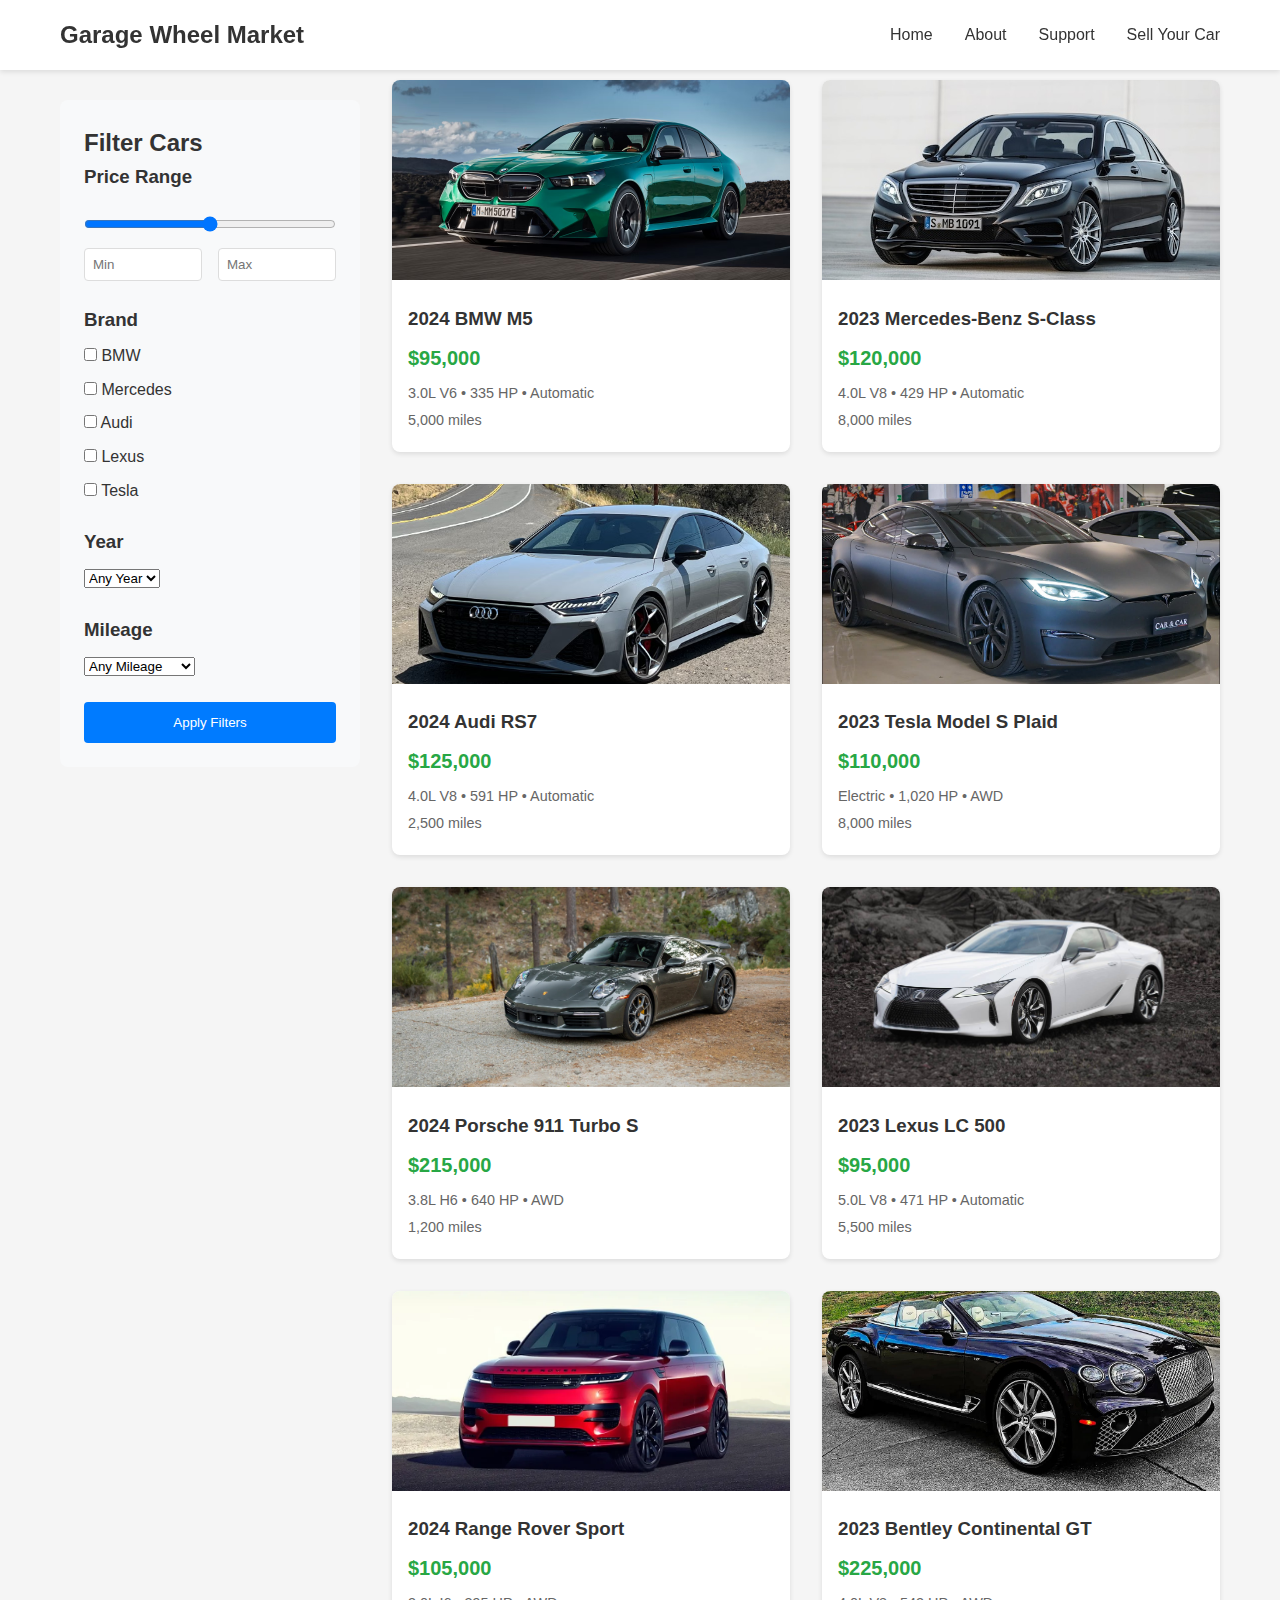
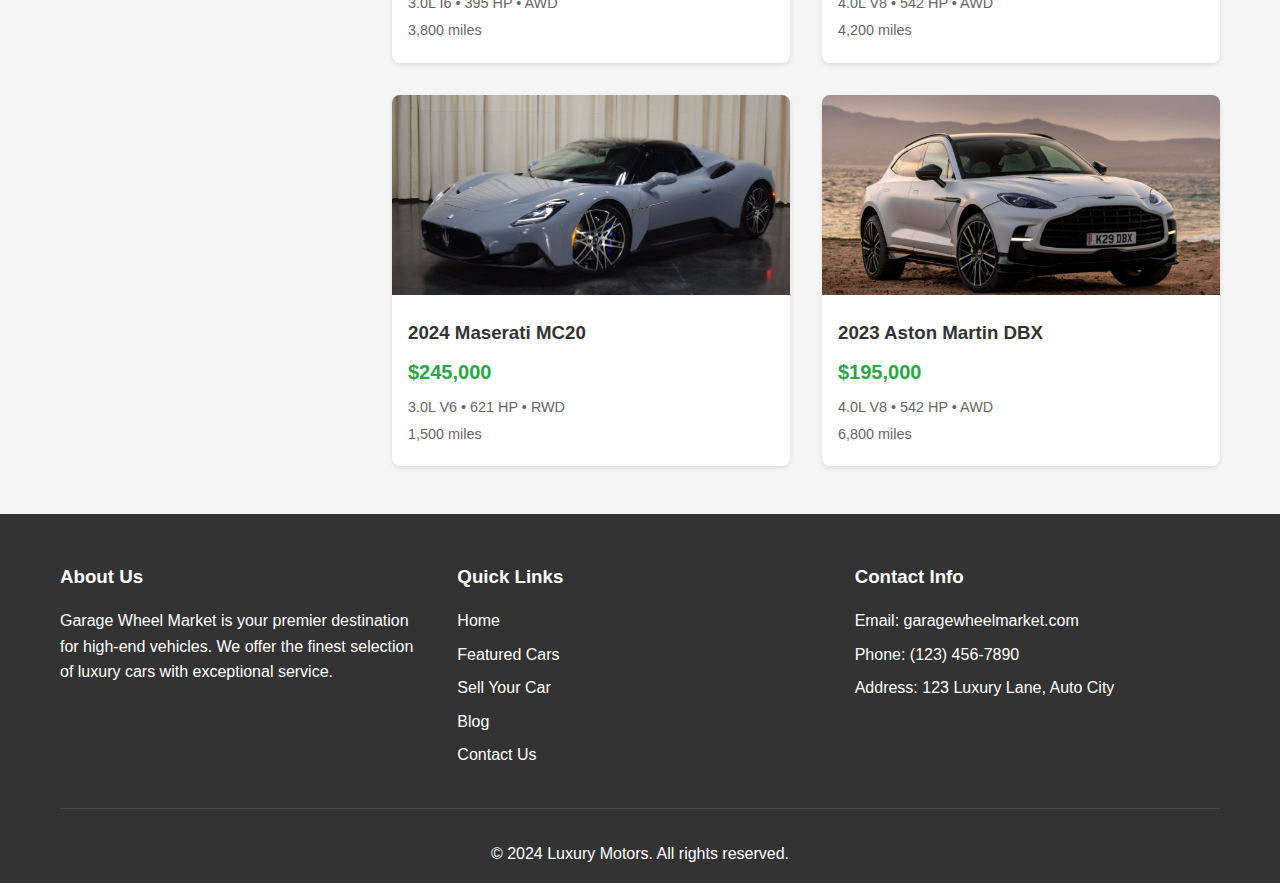
<file: index.html>
<!DOCTYPE html>
<html lang="en">
<head>
    <meta charset="UTF-8">
    <meta name="viewport" content="width=device-width, initial-scale=1.0">
    <title>Luxury Motors</title>
    <link rel="icon" type="image/x-icon" href="Images/faviconbro.jpg">
    <link rel="stylesheet" href="style.css">
</head>
<body>
    <header>
        <div class="container">
            <div class="header-content">
                <div class="logo">Garage Wheel Market</div>
                <nav>
                    <ul>
                        <li><a href="index.html">Home</a></li>
                        <li><a href="about.html">About</a></li>
                        <li><a href="support.html">Support</a></li>
                        <li><a href="sell.html">Sell Your Car</a></li>
                    </ul>
                </nav>
            </div>
        </div>
    </header>

    <div class="container">
        <div class="main-content">
            <!-- Filter Sidebar -->
            <aside class="filter-sidebar">
                <h2>Filter Cars</h2>
                <div class="filter-section">
                    <h3>Price Range</h3>
                    <input type="range" min="0" max="200000" class="price-slider">
                    <div class="price-inputs">
                        <input type="number" placeholder="Min" class="price-input">
                        <input type="number" placeholder="Max" class="price-input">
                    </div>
                </div>

                <div class="filter-section">
                    <h3>Brand</h3>
                    <label><input type="checkbox"> BMW</label>
                    <label><input type="checkbox"> Mercedes</label>
                    <label><input type="checkbox"> Audi</label>
                    <label><input type="checkbox"> Lexus</label>
                    <label><input type="checkbox"> Tesla</label>
                </div>

                <div class="filter-section">
                    <h3>Year</h3>
                    <select class="year-select">
                        <option value="">Any Year</option>
                        <option value="2024">2024</option>
                        <option value="2023">2023</option>
                        <option value="2022">2022</option>
                        <option value="2021">2021</option>
                        <option value="2020">2020</option>
                    </select>
                </div>

                <div class="filter-section">
                    <h3>Mileage</h3>
                    <select class="mileage-select">
                        <option value="">Any Mileage</option>
                        <option value="10000">Under 10,000</option>
                        <option value="30000">Under 30,000</option>
                        <option value="50000">Under 50,000</option>
                        <option value="100000">Under 100,000</option>
                    </select>
                </div>

                <button class="apply-filters">Apply Filters</button>
            </aside>

            <!-- Car Listings -->
            <main class="car-listings">
                <div class="car-grid">
                    <!-- Car Card 1 -->
                    <div class="car-card">
                        <div class="car-image">
                            <img src="Images/2024 BMW M5.avif" alt="2024 BMW M5">
                            <div class="car-overlay">
                                <button class="buy-now">Buy Now</button>
                                <button class="add-to-cart">Add to Cart</button>
                            </div>
                        </div>
                        <div class="car-details">
                            <h3>2024 BMW M5</h3>
                            <p class="price">$95,000</p>
                            <p class="specs">3.0L V6 • 335 HP • Automatic</p>
                            <p class="mileage">5,000 miles</p>
                        </div>
                    </div>

                    <!-- Car Card 2 -->
                    <div class="car-card">
                        <div class="car-image">
                            <img src="Images/2023 Mercedes-Benz S-Class.jpg" alt="2023 Mercedes-Benz S-Class">
                            <div class="car-overlay">
                                <button class="buy-now">Buy Now</button>
                                <button class="add-to-cart">Add to Cart</button>
                            </div>
                        </div>
                        <div class="car-details">
                            <h3>2023 Mercedes-Benz S-Class</h3>
                            <p class="price">$120,000</p>
                            <p class="specs">4.0L V8 • 429 HP • Automatic</p>
                            <p class="mileage">8,000 miles</p>
                        </div>
                    </div>

                    <!-- Car Card 3 -->
                    <div class="car-card">
                        <div class="car-image">
                            <img src="Images/2024 Audi RS7.avif" alt="2024 Audi RS7">
                            <div class="car-overlay">
                                <button class="buy-now">Buy Now</button>
                                <button class="add-to-cart">Add to Cart</button>
                            </div>
                        </div>
                        <div class="car-details">
                            <h3>2024 Audi RS7</h3>
                            <p class="price">$125,000</p>
                            <p class="specs">4.0L V8 • 591 HP • Automatic</p>
                            <p class="mileage">2,500 miles</p>
                        </div>
                    </div>

                    <!-- Car Card 4 -->
                    <div class="car-card">
                        <div class="car-image">
                            <img src="Images/2023 Tesla Model S Plaid.jpg" alt="2023 Tesla Model S Plaid">
                            <div class="car-overlay">
                                <button class="buy-now">Buy Now</button>
                                <button class="add-to-cart">Add to Cart</button>
                            </div>
                        </div>
                        <div class="car-details">
                            <h3>2023 Tesla Model S Plaid</h3>
                            <p class="price">$110,000</p>
                            <p class="specs">Electric • 1,020 HP • AWD</p>
                            <p class="mileage">8,000 miles</p>
                        </div>
                    </div>

                    <!-- Car Card 5 -->
                    <div class="car-card">
                        <div class="car-image">
                            <img src="Images/2024 Porsche 911 Turbo S.jpg" alt="2024 Porsche 911 Turbo S">
                            <div class="car-overlay">
                                <button class="buy-now">Buy Now</button>
                                <button class="add-to-cart">Add to Cart</button>
                            </div>
                        </div>
                        <div class="car-details">
                            <h3>2024 Porsche 911 Turbo S</h3>
                            <p class="price">$215,000</p>
                            <p class="specs">3.8L H6 • 640 HP • AWD</p>
                            <p class="mileage">1,200 miles</p>
                        </div>
                    </div>

                    <!-- Car Card 6 -->
                    <div class="car-card">
                        <div class="car-image">
                            <img src="Images/2023 Lexus LC 500.jpg" alt="L2023 Lexus LC 500">
                            <div class="car-overlay">
                                <button class="buy-now">Buy Now</button>
                                <button class="add-to-cart">Add to Cart</button>
                            </div>
                        </div>
                        <div class="car-details">
                            <h3>2023 Lexus LC 500</h3>
                            <p class="price">$95,000</p>
                            <p class="specs">5.0L V8 • 471 HP • Automatic</p>
                            <p class="mileage">5,500 miles</p>
                        </div>
                    </div>

                    <!-- Car Card 7 -->
                    <div class="car-card">
                        <div class="car-image">
                            <img src="Images/2024 Range Rover Sport.webp" alt="2024 Range Rover Sport">
                            <div class="car-overlay">
                                <button class="buy-now">Buy Now</button>
                                <button class="add-to-cart">Add to Cart</button>
                            </div>
                        </div>
                        <div class="car-details">
                            <h3>2024 Range Rover Sport</h3>
                            <p class="price">$105,000</p>
                            <p class="specs">3.0L I6 • 395 HP • AWD</p>
                            <p class="mileage">3,800 miles</p>
                        </div>
                    </div>

                    <!-- Car Card 8 -->
                    <div class="car-card">
                        <div class="car-image">
                            <img src="Images/2023 Bentley Continental GT.jpg" alt="2023 Bentley Continental GT">
                            <div class="car-overlay">
                                <button class="buy-now">Buy Now</button>
                                <button class="add-to-cart">Add to Cart</button>
                            </div>
                        </div>
                        <div class="car-details">
                            <h3>2023 Bentley Continental GT</h3>
                            <p class="price">$225,000</p>
                            <p class="specs">4.0L V8 • 542 HP • AWD</p>
                            <p class="mileage">4,200 miles</p>
                        </div>
                    </div>

                    <!-- Car Card 9 -->
                    <div class="car-card">
                        <div class="car-image">
                            <img src="Images/2024 Maserati MC20.jpg" alt="2024 Maserati MC20">
                            <div class="car-overlay">
                                <button class="buy-now">Buy Now</button>
                                <button class="add-to-cart">Add to Cart</button>
                            </div>
                        </div>
                        <div class="car-details">
                            <h3>2024 Maserati MC20</h3>
                            <p class="price">$245,000</p>
                            <p class="specs">3.0L V6 • 621 HP • RWD</p>
                            <p class="mileage">1,500 miles</p>
                        </div>
                    </div>

                    <!-- Car Card 10 -->
                    <div class="car-card">
                        <div class="car-image">
                            <img src="Images/2023 Aston Martin DBX.png" alt="2023 Aston Martin DBX">
                            <div class="car-overlay">
                                <button class="buy-now">Buy Now</button>
                                <button class="add-to-cart">Add to Cart</button>
                            </div>
                        </div>
                        <div class="car-details">
                            <h3>2023 Aston Martin DBX</h3>
                            <p class="price">$195,000</p>
                            <p class="specs">4.0L V8 • 542 HP • AWD</p>
                            <p class="mileage">6,800 miles</p>
                        </div>
                    </div>
                </div>
            </main>
        </div>
    </div>

    <footer>
        <div class="container">
            <div class="footer-content">
                <div class="footer-section">
                    <h3>About Us</h3>
                    <p>Garage Wheel Market is your premier destination for high-end vehicles. We offer the finest selection of luxury cars with exceptional service.</p>
                </div>
                
                <div class="footer-section">
                    <h3>Quick Links</h3>
                    <ul>
                        <li><a href="index.html">Home</a></li>
                        <li><a href="#">Featured Cars</a></li>
                        <li><a href="#">Sell Your Car</a></li>
                        <li><a href="#">Blog</a></li>
                        <li><a href="contact.html">Contact Us</a></li>
                    </ul>
                </div>
                
                <div class="footer-section">
                    <h3>Contact Info</h3>
                    <ul>
                        <li>Email: garagewheelmarket.com</li>
                        <li>Phone: (123) 456-7890</li>
                        <li>Address: 123 Luxury Lane, Auto City</li>
                    </ul>
                </div>
            </div>
            
            <div class="footer-bottom">
                <p>&copy; 2024 Luxury Motors. All rights reserved.</p>
            </div>
        </div>
    </footer>

    <script src="js/script.js"></script>
</body>
</html>
</file>
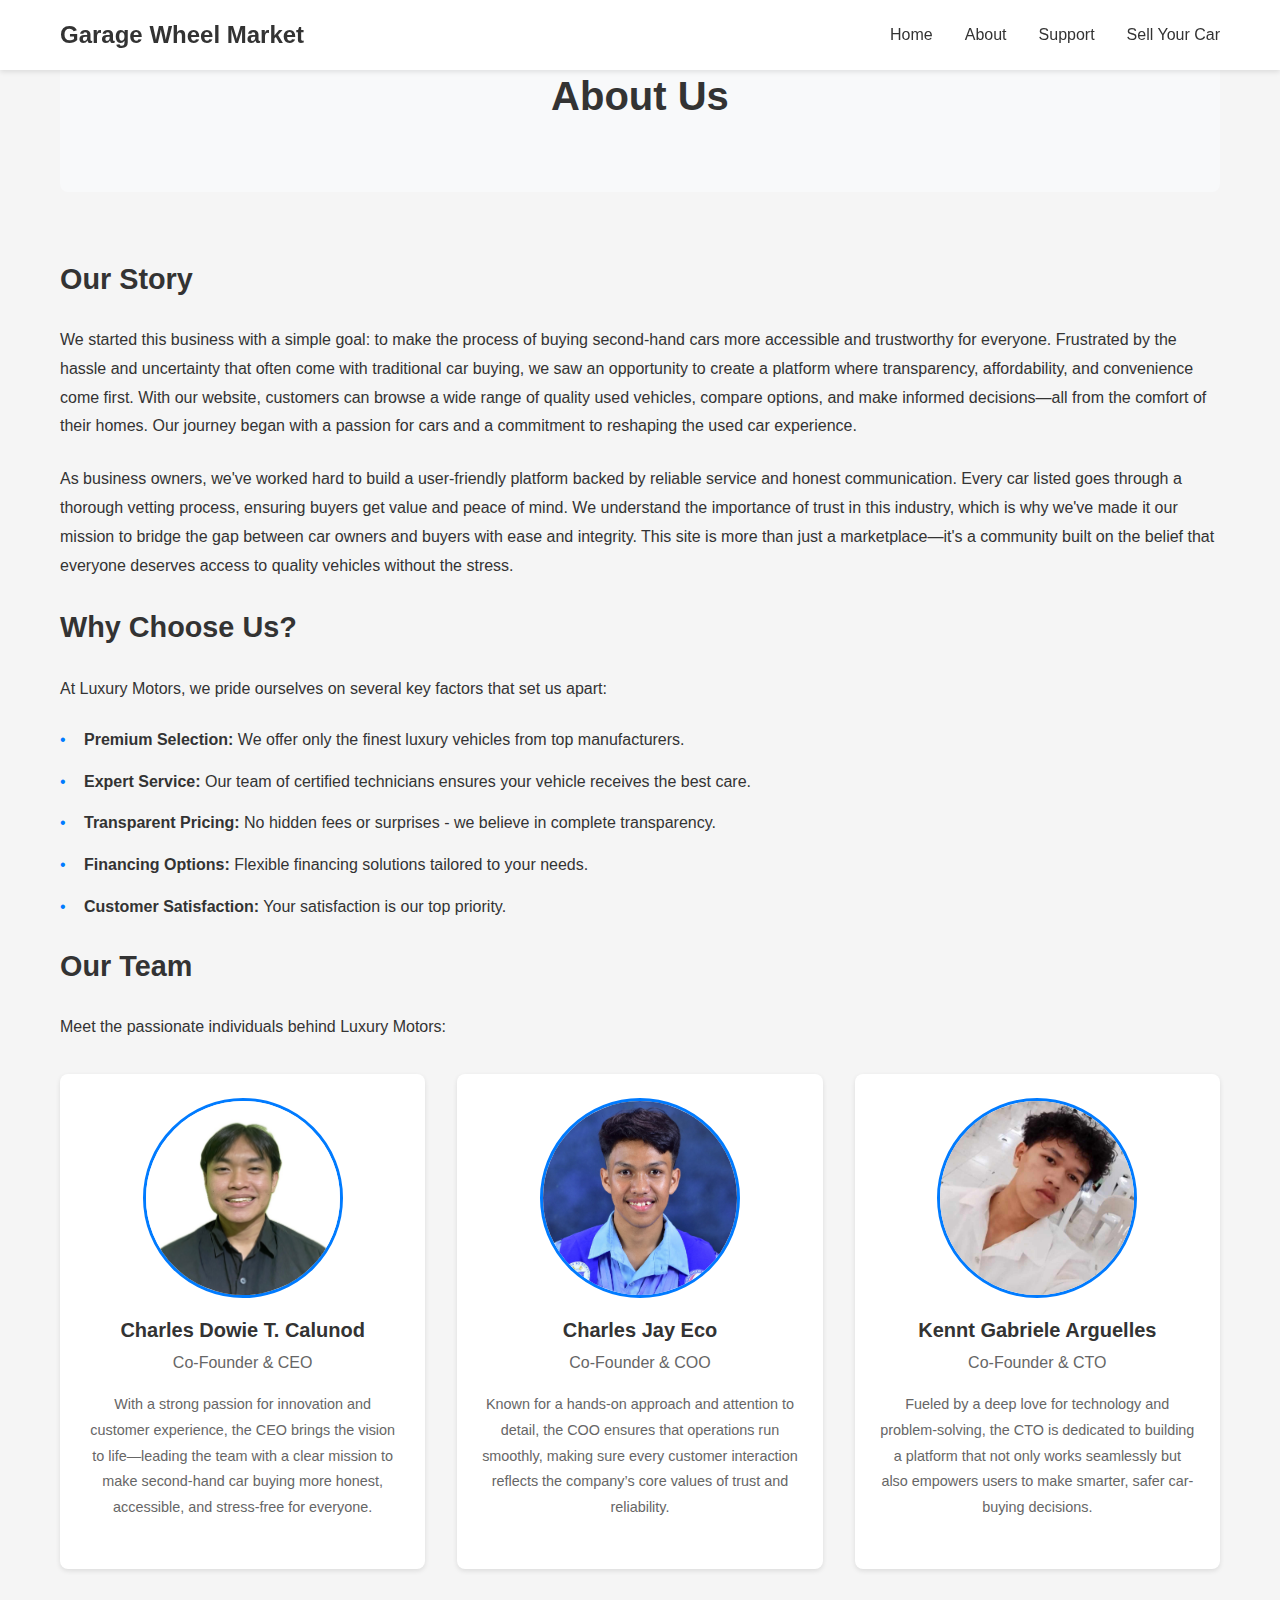
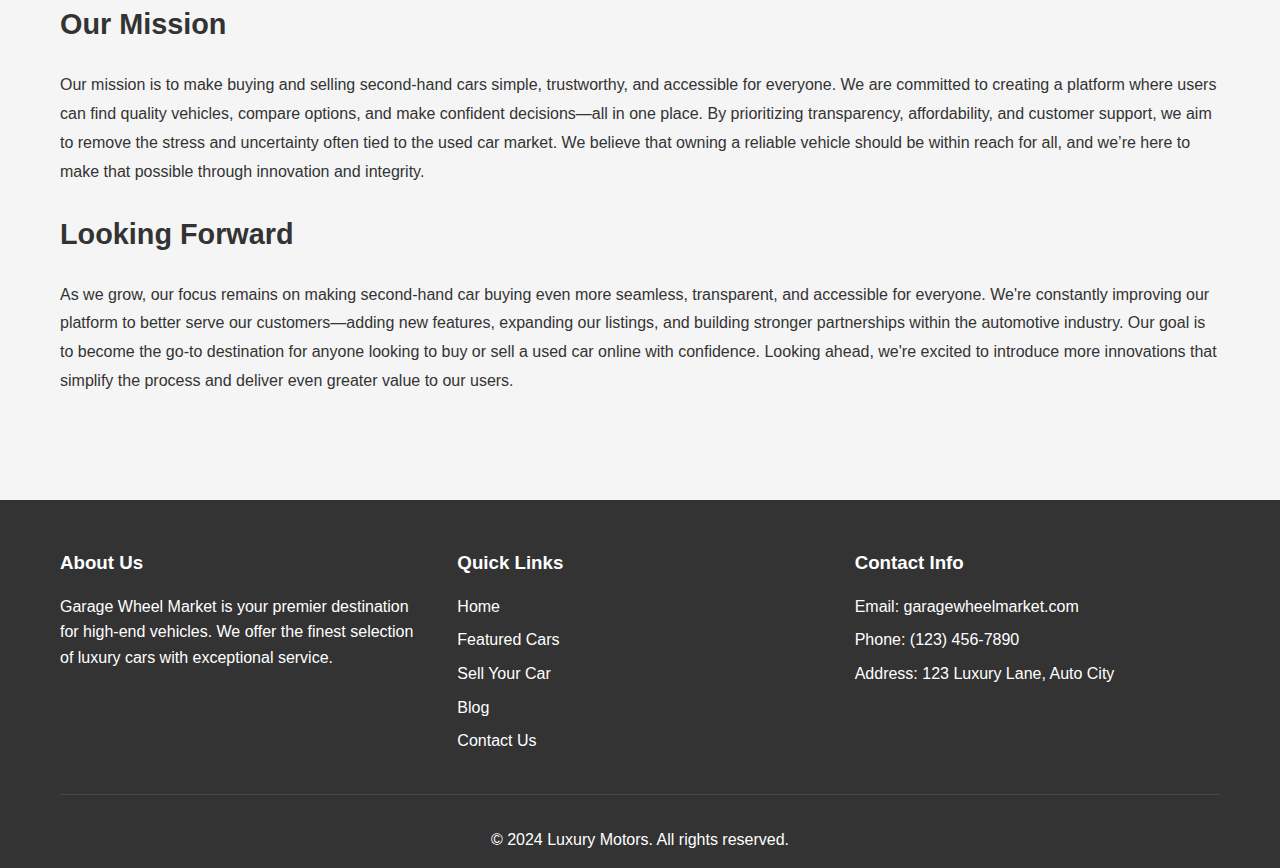
<file: about.html>
<!DOCTYPE html>
<html lang="en">
<head>
    <meta charset="UTF-8">
    <meta name="viewport" content="width=device-width, initial-scale=1.0">
    <title>Luxury Motors</title>
    <link rel="icon" type="image/x-icon" href="Images/faviconbro.jpg">
    <link rel="stylesheet" href="style.css">
</head>
<body>
    <header>
        <div class="container">
            <div class="header-content">
                <div class="logo">Garage Wheel Market</div>
                <nav>
                    <ul>
                        <li><a href="index.html">Home</a></li>
                        <li><a href="about.html">About</a></li>
                        <li><a href="support.html">Support</a></li>
                        <li><a href="sell.html">Sell Your Car</a></li>
                    </ul>
                </nav>
            </div>
        </div>
    </header>
    
    <div class="container">
        <div class="page-banner">
            <h1>About Us</h1>
        </div>
        
        <div class="page-content">
            <h2>Our Story</h2>
            <p>We started this business with a simple goal: to make the process of buying second-hand cars more accessible and trustworthy for everyone. Frustrated by the hassle and uncertainty that often come with traditional car buying, we saw an opportunity to create a platform where transparency, affordability, and convenience come first. With our website, customers can browse a wide range of quality used vehicles, compare options, and make informed decisions—all from the comfort of their homes. Our journey began with a passion for cars and a commitment to reshaping the used car experience.</p>
            
            <p>As business owners, we've worked hard to build a user-friendly platform backed by reliable service and honest communication. Every car listed goes through a thorough vetting process, ensuring buyers get value and peace of mind. We understand the importance of trust in this industry, which is why we've made it our mission to bridge the gap between car owners and buyers with ease and integrity. This site is more than just a marketplace—it's a community built on the belief that everyone deserves access to quality vehicles without the stress.</p>
            
            <h2>Why Choose Us?</h2>
            <p>At Luxury Motors, we pride ourselves on several key factors that set us apart:</p>
            
            <ul class="features-list">
                <li><strong>Premium Selection:</strong> We offer only the finest luxury vehicles from top manufacturers.</li>
                <li><strong>Expert Service:</strong> Our team of certified technicians ensures your vehicle receives the best care.</li>
                <li><strong>Transparent Pricing:</strong> No hidden fees or surprises - we believe in complete transparency.</li>
                <li><strong>Financing Options:</strong> Flexible financing solutions tailored to your needs.</li>
                <li><strong>Customer Satisfaction:</strong> Your satisfaction is our top priority.</li>
            </ul>
            
            <h2>Our Team</h2>
            <p>Meet the passionate individuals behind Luxury Motors:</p>
            
            <div class="team-grid">
                <div class="team-member">
                    <div class="team-photo-container">
                        <img src="Images/Screenshot 2025-05-14 at 10.02.42 PM.png" alt="Business Owner 1" class="team-photo">
                    </div>
                    <div class="team-name">Charles Dowie T. Calunod</div>
                    <div class="team-position">Co-Founder & CEO</div>
                    <p class="team-bio">With a strong passion for innovation and customer experience, the CEO brings the vision to life—leading the team with a clear mission to make second-hand car buying more honest, accessible, and stress-free for everyone.</p>
                </div>
                
                <div class="team-member">
                    <div class="team-photo-container">
                        <img src="Images/494340367_1416372213138560_2575611334352875139_n.jpg" alt="Business Owner 2" class="team-photo">
                    </div>
                    <div class="team-name">Charles Jay Eco</div>
                    <div class="team-position">Co-Founder & COO</div>
                    <p class="team-bio">Known for a hands-on approach and attention to detail, the COO ensures that operations run smoothly, making sure every customer interaction reflects the company’s core values of trust and reliability.</p>
                </div>
                
                <div class="team-member">
                    <div class="team-photo-container">
                        <img src="Images/494336504_1023270419782090_8214475920042993352_n.jpg" alt="Business Owner 3" class="team-photo">
                    </div>
                    <div class="team-name">Kennt Gabriele Arguelles</div>
                    <div class="team-position">Co-Founder & CTO</div>
                    <p class="team-bio">Fueled by a deep love for technology and problem-solving, the CTO is dedicated to building a platform that not only works seamlessly but also empowers users to make smarter, safer car-buying decisions.</p>
                </div>
            </div>
            
            <h2>Our Mission</h2>
            <p>Our mission is to make buying and selling second-hand cars simple, trustworthy, and accessible for everyone. We are committed to creating a platform where users can find quality vehicles, compare options, and make confident decisions—all in one place. By prioritizing transparency, affordability, and customer support, we aim to remove the stress and uncertainty often tied to the used car market. We believe that owning a reliable vehicle should be within reach for all, and we’re here to make that possible through innovation and integrity.</p>
            
            <h2>Looking Forward</h2>
            <p>As we grow, our focus remains on making second-hand car buying even more seamless, transparent, and accessible for everyone. We're constantly improving our platform to better serve our customers—adding new features, expanding our listings, and building stronger partnerships within the automotive industry. Our goal is to become the go-to destination for anyone looking to buy or sell a used car online with confidence. Looking ahead, we're excited to introduce more innovations that simplify the process and deliver even greater value to our users.</p>
        </div>
    </div>
    
    <footer>
        <div class="container">
            <div class="footer-content">
                <div class="footer-section">
                    <h3>About Us</h3>
                    <p>Garage Wheel Market is your premier destination for high-end vehicles. We offer the finest selection of luxury cars with exceptional service.</p>
                </div>
                
                <div class="footer-section">
                    <h3>Quick Links</h3>
                    <ul>
                        <li><a href="index.html">Home</a></li>
                        <li><a href="#">Featured Cars</a></li>
                        <li><a href="#">Sell Your Car</a></li>
                        <li><a href="#">Blog</a></li>
                        <li><a href="contact.html">Contact Us</a></li>
                    </ul>
                </div>
                
                <div class="footer-section">
                    <h3>Contact Info</h3>
                    <ul>
                        <li>Email: garagewheelmarket.com</li>
                        <li>Phone: (123) 456-7890</li>
                        <li>Address: 123 Luxury Lane, Auto City</li>
                    </ul>
                </div>
            </div>
            
            <div class="footer-bottom">
                <p>&copy; 2024 Luxury Motors. All rights reserved.</p>
            </div>
        </div>
    </footer>
    
    <script src="script.js"></script>
</body>
</html>
</file>
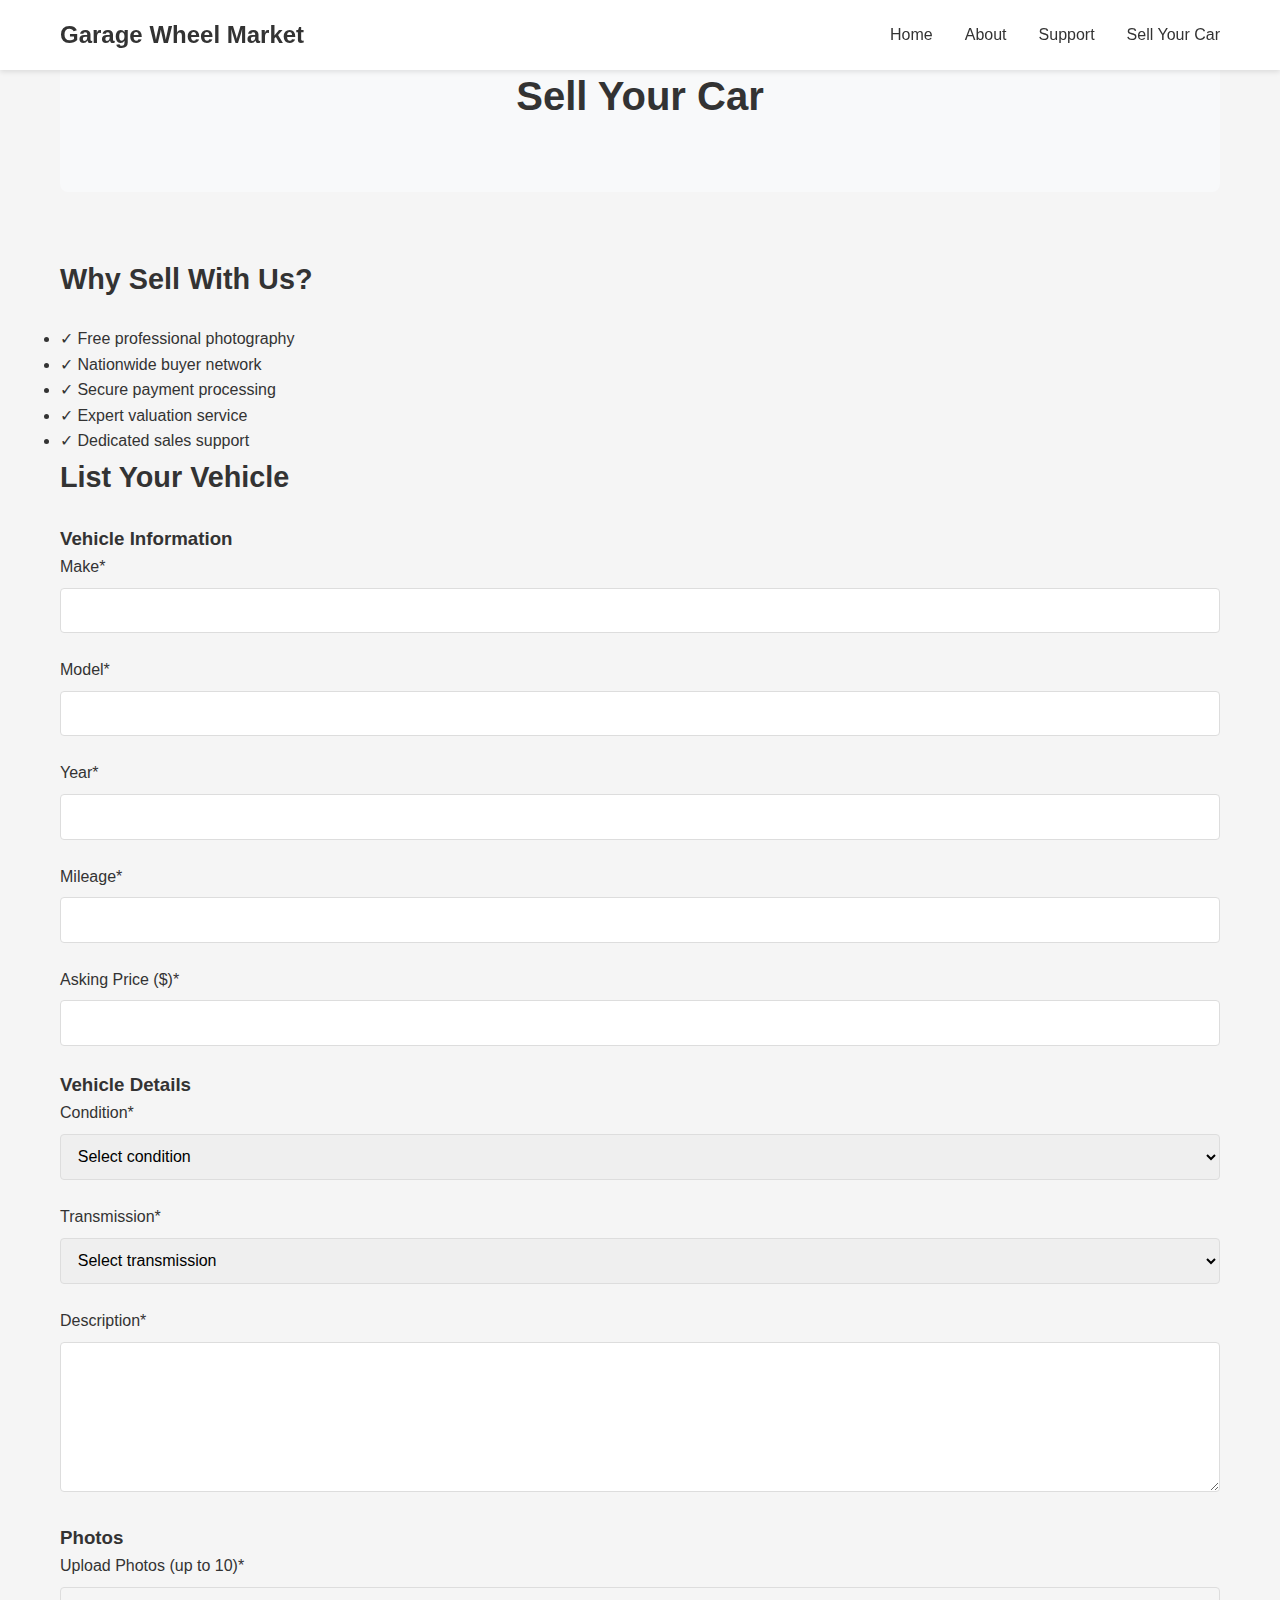
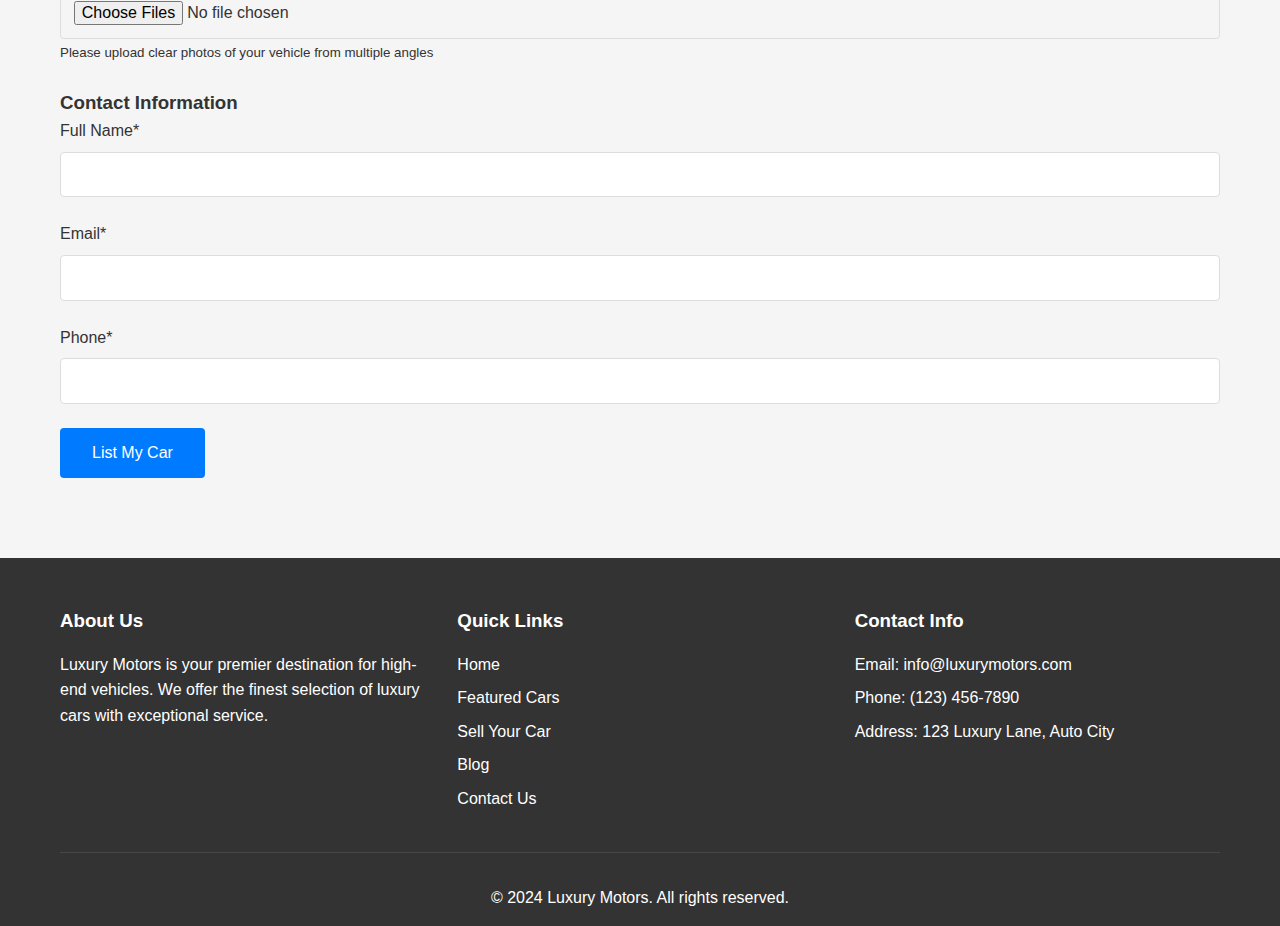
<file: sell.html>
<!DOCTYPE html>
<html lang="en">
<head>
    <meta charset="UTF-8">
    <meta name="viewport" content="width=device-width, initial-scale=1.0">
    <title>Luxury Motors</title>
    <link rel="icon" type="image/x-icon" href="Images/faviconbro.jpg">
    <link rel="stylesheet" href="style.css">
</head>
<body>
    <header>
        <div class="container">
            <div class="header-content">
                <div class="logo">Garage Wheel Market</div>
                <nav>
                    <ul>
                        <li><a href="index.html">Home</a></li>
                        <li><a href="about.html">About</a></li>
                        <li><a href="support.html">Support</a></li>
                        <li><a href="sell.html" class="active">Sell Your Car</a></li>
                    </ul>
                </nav>
            </div>
        </div>
    </header>

    <div class="container">
        <div class="page-banner">
            <h1>Sell Your Car</h1>
        </div>

        <div class="page-content">
            <div class="sell-container">
                <div class="sell-info">
                    <h2>Why Sell With Us?</h2>
                    <ul class="benefits-list">
                        <li>✓ Free professional photography</li>
                        <li>✓ Nationwide buyer network</li>
                        <li>✓ Secure payment processing</li>
                        <li>✓ Expert valuation service</li>
                        <li>✓ Dedicated sales support</li>
                    </ul>
                </div>

                <form class="sell-form">
                    <h2>List Your Vehicle</h2>
                    
                    <div class="form-section">
                        <h3>Vehicle Information</h3>
                        <div class="form-group">
                            <label for="make">Make*</label>
                            <input type="text" id="make" class="form-control" required>
                        </div>
                        
                        <div class="form-group">
                            <label for="model">Model*</label>
                            <input type="text" id="model" class="form-control" required>
                        </div>
                        
                        <div class="form-group">
                            <label for="year">Year*</label>
                            <input type="number" id="year" class="form-control" min="1900" max="2024" required>
                        </div>
                        
                        <div class="form-group">
                            <label for="mileage">Mileage*</label>
                            <input type="number" id="mileage" class="form-control" required>
                        </div>
                        
                        <div class="form-group">
                            <label for="price">Asking Price ($)*</label>
                            <input type="number" id="price" class="form-control" required>
                        </div>
                    </div>

                    <div class="form-section">
                        <h3>Vehicle Details</h3>
                        <div class="form-group">
                            <label for="condition">Condition*</label>
                            <select id="condition" class="form-control" required>
                                <option value="">Select condition</option>
                                <option value="excellent">Excellent</option>
                                <option value="good">Good</option>
                                <option value="fair">Fair</option>
                                <option value="poor">Poor</option>
                            </select>
                        </div>
                        
                        <div class="form-group">
                            <label for="transmission">Transmission*</label>
                            <select id="transmission" class="form-control" required>
                                <option value="">Select transmission</option>
                                <option value="automatic">Automatic</option>
                                <option value="manual">Manual</option>
                            </select>
                        </div>
                        
                        <div class="form-group">
                            <label for="description">Description*</label>
                            <textarea id="description" class="form-control" rows="4" required></textarea>
                        </div>
                    </div>

                    <div class="form-section">
                        <h3>Photos</h3>
                        <div class="form-group">
                            <label for="photos">Upload Photos (up to 10)*</label>
                            <input type="file" id="photos" class="form-control" multiple accept="image/*" required>
                            <small>Please upload clear photos of your vehicle from multiple angles</small>
                        </div>
                    </div>

                    <div class="form-section">
                        <h3>Contact Information</h3>
                        <div class="form-group">
                            <label for="name">Full Name*</label>
                            <input type="text" id="name" class="form-control" required>
                        </div>
                        
                        <div class="form-group">
                            <label for="email">Email*</label>
                            <input type="email" id="email" class="form-control" required>
                        </div>
                        
                        <div class="form-group">
                            <label for="phone">Phone*</label>
                            <input type="tel" id="phone" class="form-control" required>
                        </div>
                    </div>

                    <button type="submit" class="submit-btn">List My Car</button>
                </form>
            </div>
        </div>
    </div>

    <footer>
        <div class="container">
            <div class="footer-content">
                <div class="footer-section">
                    <h3>About Us</h3>
                    <p>Luxury Motors is your premier destination for high-end vehicles. We offer the finest selection of luxury cars with exceptional service.</p>
                </div>
                
                <div class="footer-section">
                    <h3>Quick Links</h3>
                    <ul>
                        <li><a href="index.html">Home</a></li>
                        <li><a href="#">Featured Cars</a></li>
                        <li><a href="sell.html">Sell Your Car</a></li>
                        <li><a href="#">Blog</a></li>
                        <li><a href="contact.html">Contact Us</a></li>
                    </ul>
                </div>
                
                <div class="footer-section">
                    <h3>Contact Info</h3>
                    <ul>
                        <li>Email: info@luxurymotors.com</li>
                        <li>Phone: (123) 456-7890</li>
                        <li>Address: 123 Luxury Lane, Auto City</li>
                    </ul>
                </div>
            </div>
            
            <div class="footer-bottom">
                <p>&copy; 2024 Luxury Motors. All rights reserved.</p>
            </div>
        </div>
    </footer>

    <script src="script.js"></script>
</body>
</html>
</file>
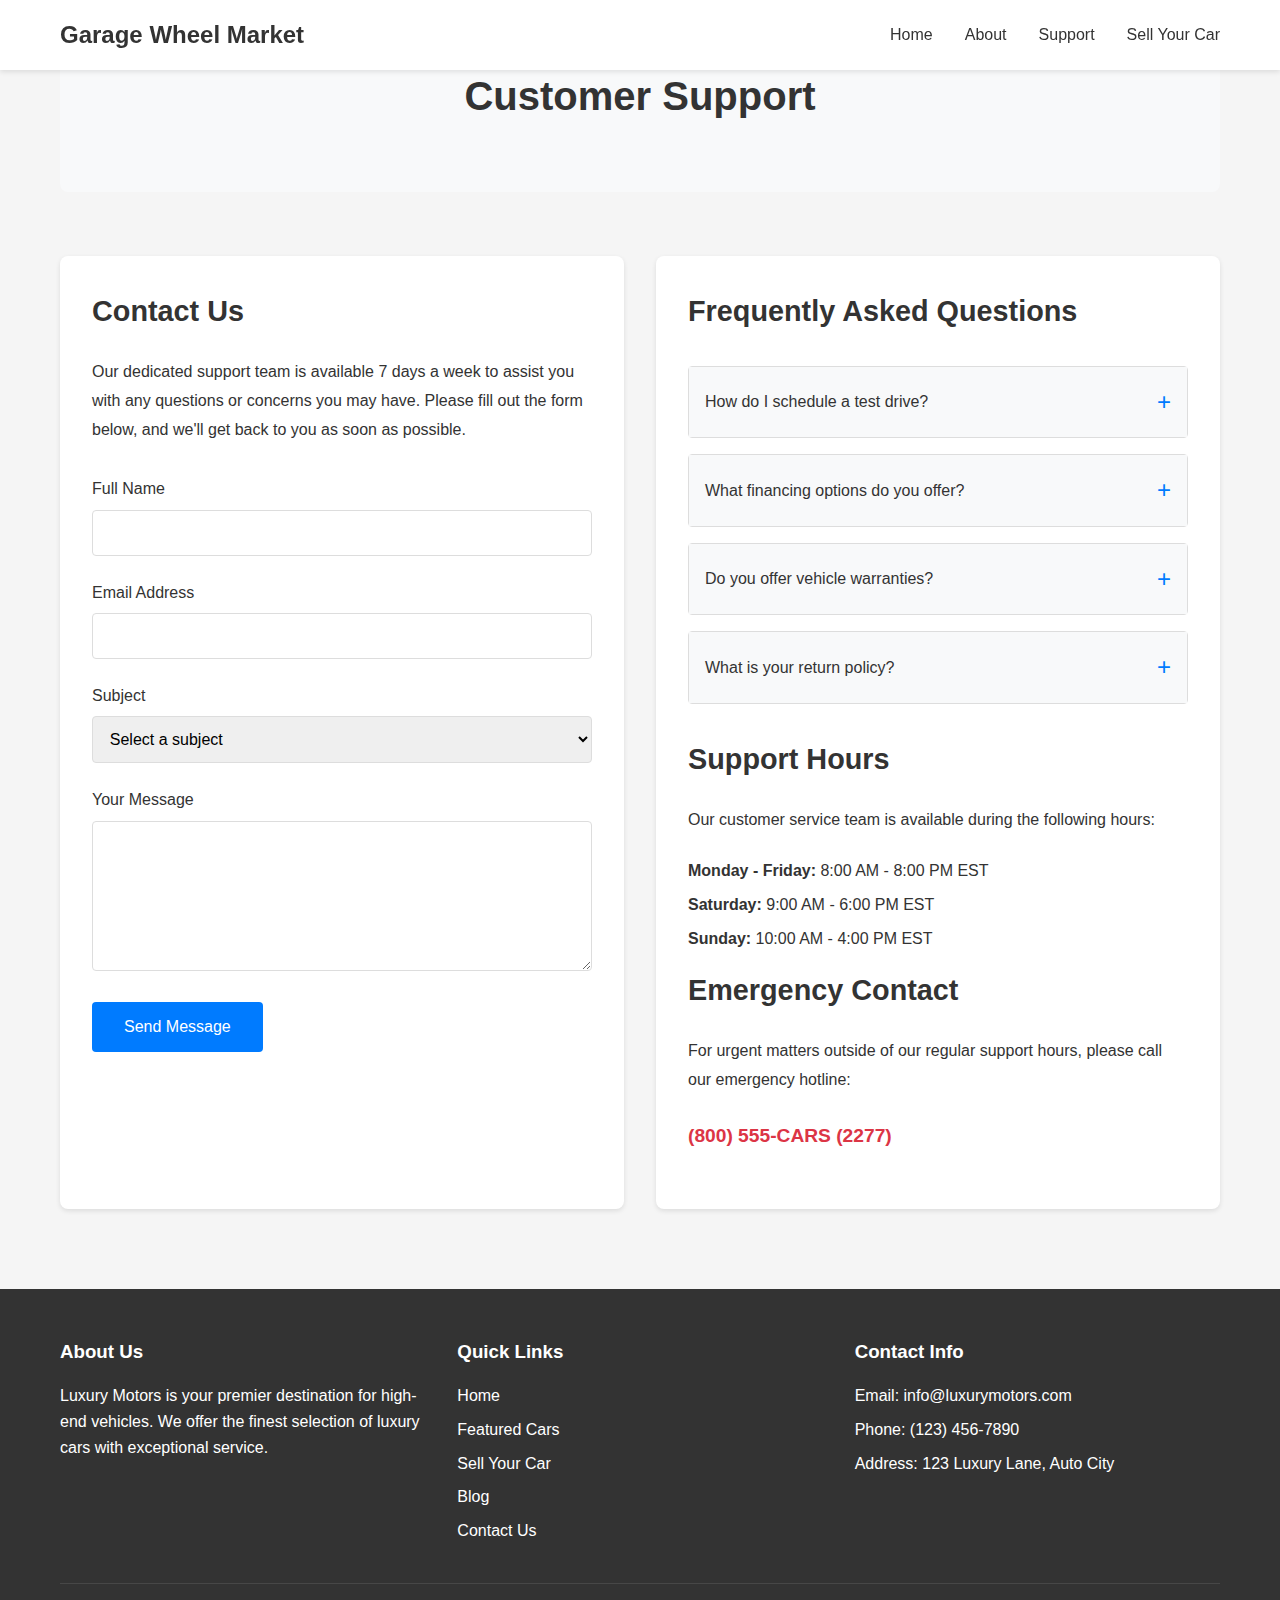
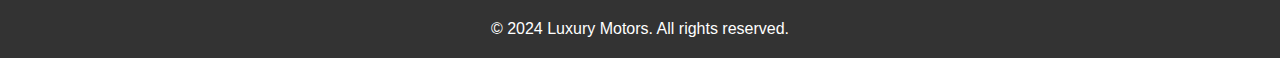
<file: support.html>
<!DOCTYPE html>
<html lang="en">
<head>
    <meta charset="UTF-8">
    <meta name="viewport" content="width=device-width, initial-scale=1.0">
    <title>Luxury Motors</title>
    <link rel="icon" type="image/x-icon" href="Images/faviconbro.jpg">
    <link rel="stylesheet" href="style.css">
</head>
<body>
    <header>
        <div class="container">
            <div class="header-content">
                <div class="logo">Garage Wheel Market</div>
                <nav>
                    <ul>
                        <li><a href="index.html">Home</a></li>
                        <li><a href="about.html">About</a></li>
                        <li><a href="support.html">Support</a></li>
                        <li><a href="sell.html">Sell Your Car</a></li>
                    </ul>
                </nav>
            </div>
        </div>
    </header>
    
    <div class="container">
        <div class="page-banner">
            <h1>Customer Support</h1>
        </div>
        
        <div class="page-content">
            <div class="support-cols">
                <div class="support-col">
                    <h2>Contact Us</h2>
                    <p>Our dedicated support team is available 7 days a week to assist you with any questions or concerns you may have. Please fill out the form below, and we'll get back to you as soon as possible.</p>
                    
                    <form class="contact-form">
                        <div class="form-group">
                            <label for="name">Full Name</label>
                            <input type="text" id="name" class="form-control" required>
                        </div>
                        
                        <div class="form-group">
                            <label for="email">Email Address</label>
                            <input type="email" id="email" class="form-control" required>
                        </div>
                        
                        <div class="form-group">
                            <label for="subject">Subject</label>
                            <select id="subject" class="form-control" required>
                                <option value="">Select a subject</option>
                                <option value="buying">Help with buying</option>
                                <option value="selling">Help with selling</option>
                                <option value="account">Account issues</option>
                                <option value="technical">Technical support</option>
                                <option value="feedback">Feedback</option>
                                <option value="other">Other</option>
                            </select>
                        </div>
                        
                        <div class="form-group">
                            <label for="message">Your Message</label>
                            <textarea id="message" class="form-control" required></textarea>
                        </div>
                        
                        <button type="submit" class="submit-btn">Send Message</button>
                    </form>
                </div>
                
                <div class="support-col">
                    <h2>Frequently Asked Questions</h2>
                    
                    <div class="faq-section">
                        <div class="faq-item">
                            <div class="faq-question">
                                How do I schedule a test drive?
                                <span class="toggle-faq">+</span>
                            </div>
                            <div class="faq-answer">
                                You can schedule a test drive by calling our sales team at (123) 456-7890 or by filling out the contact form on this page. We'll get back to you within 24 hours to arrange a convenient time.
                            </div>
                        </div>
                        
                        <div class="faq-item">
                            <div class="faq-question">
                                What financing options do you offer?
                                <span class="toggle-faq">+</span>
                            </div>
                            <div class="faq-answer">
                                We offer various financing options including traditional auto loans, lease options, and special financing programs. Our finance team will work with you to find the best option that fits your budget.
                            </div>
                        </div>
                        
                        <div class="faq-item">
                            <div class="faq-question">
                                Do you offer vehicle warranties?
                                <span class="toggle-faq">+</span>
                            </div>
                            <div class="faq-answer">
                                Yes, all our vehicles come with a comprehensive warranty package. The specific coverage depends on the vehicle's age and condition. Our sales team will provide detailed warranty information during your purchase.
                            </div>
                        </div>
                        
                        <div class="faq-item">
                            <div class="faq-question">
                                What is your return policy?
                                <span class="toggle-faq">+</span>
                            </div>
                            <div class="faq-answer">
                                We offer a 7-day return policy on all our vehicles. If you're not completely satisfied with your purchase, you can return the vehicle within 7 days for a full refund, subject to certain conditions.
                            </div>
                        </div>
                    </div>
                    
                    <h2>Support Hours</h2>
                    <p>Our customer service team is available during the following hours:</p>
                    <ul class="support-hours">
                        <li><strong>Monday - Friday:</strong> 8:00 AM - 8:00 PM EST</li>
                        <li><strong>Saturday:</strong> 9:00 AM - 6:00 PM EST</li>
                        <li><strong>Sunday:</strong> 10:00 AM - 4:00 PM EST</li>
                    </ul>
                    
                    <h2>Emergency Contact</h2>
                    <p>For urgent matters outside of our regular support hours, please call our emergency hotline:</p>
                    <p class="emergency-contact"><strong>(800) 555-CARS (2277)</strong></p>
                </div>
            </div>
        </div>
    </div>
    
    <footer>
        <div class="container">
            <div class="footer-content">
                <div class="footer-section">
                    <h3>About Us</h3>
                    <p>Luxury Motors is your premier destination for high-end vehicles. We offer the finest selection of luxury cars with exceptional service.</p>
                </div>
                
                <div class="footer-section">
                    <h3>Quick Links</h3>
                    <ul>
                        <li><a href="index.html">Home</a></li>
                        <li><a href="#">Featured Cars</a></li>
                        <li><a href="#">Sell Your Car</a></li>
                        <li><a href="#">Blog</a></li>
                        <li><a href="contact.html">Contact Us</a></li>
                    </ul>
                </div>
                
                <div class="footer-section">
                    <h3>Contact Info</h3>
                    <ul>
                        <li>Email: info@luxurymotors.com</li>
                        <li>Phone: (123) 456-7890</li>
                        <li>Address: 123 Luxury Lane, Auto City</li>
                    </ul>
                </div>
            </div>
            
            <div class="footer-bottom">
                <p>&copy; 2024 Luxury Motors. All rights reserved.</p>
            </div>
        </div>
    </footer>
    
    <script src="script.js"></script>
</body>
</html>
</file>
<file: style.css>
* {
    margin: 0;
    padding: 0;
    box-sizing: border-box;
    font-family: Arial, sans-serif;
}

body {
    background-color: #f5f5f5;
    font-family: 'Arial', sans-serif;
    line-height: 1.6;
    color: #333;
}

.container {
    max-width: 1200px;
    margin: 0 auto;
    padding: 0 20px;
}

/* Header Styles */
header {
    background-color: #fff;
    box-shadow: 0 2px 5px rgba(0,0,0,0.1);
    position: fixed;
    width: 100%;
    top: 0;
    z-index: 1000;
}

.header-content {
    display: flex;
    justify-content: space-between;
    align-items: center;
    padding: 1rem 0;
}

.logo {
    font-size: 1.5rem;
    font-weight: bold;
    color: #333;
}

nav ul {
    display: flex;
    list-style: none;
}

nav ul li {
    margin-left: 2rem;
}

nav ul li a {
    text-decoration: none;
    color: #333;
    font-weight: 500;
}

.dropdown {
    position: relative;
    display: inline-block;
}

.dropdown-content {
    display: none;
    position: absolute;
    background-color: #f9f9f9;
    min-width: 160px;
    box-shadow: 0px 8px 16px 0px rgba(0,0,0,0.2);
    z-index: 1;
}

.dropdown-content a {
    color: black;
    padding: 12px 16px;
    text-decoration: none;
    display: block;
}

.dropdown-content a:hover {
    background-color: #f1f1f1;
}

.dropdown:hover .dropdown-content {
    display: block;
}

/* Slider Styles */
.slider-container {
    position: relative;
    margin: 20px 0;
    overflow: hidden;
    border-radius: 8px;
    height: 300px;
}

.slider {
    display: flex;
    transition: transform 0.5s ease-in-out;
    height: 100%;
}

.slide {
    min-width: 100%;
    background-size: cover;
    background-position: center;
    height: 100%;
    display: flex;
    align-items: flex-end;
    padding: 20px;
    color: white;
    text-shadow: 1px 1px 3px rgba(0, 0, 0, 0.7);
}

.slide-content {
    background-color: rgba(0, 0, 0, 0.5);
    padding: 15px;
    border-radius: 5px;
    max-width: 50%;
}

.slide-content h2 {
    margin-bottom: 10px;
}

.prev-btn, .next-btn {
    position: absolute;
    top: 50%;
    transform: translateY(-50%);
    background-color: rgba(0, 0, 0, 0.5);
    color: white;
    border: none;
    padding: 10px 15px;
    cursor: pointer;
    border-radius: 5px;
    font-size: 18px;
}

.prev-btn {
    left: 10px;
}

.next-btn {
    right: 10px;
}

/* Main Content Layout */
.main-content {
    display: flex;
    margin-top: 80px;
    gap: 2rem;
}

/* Filter Sidebar */
.filter-sidebar {
    width: 300px;
    padding: 1.5rem;
    background-color: #f8f9fa;
    border-radius: 8px;
    position: sticky;
    top: 100px;
    height: fit-content;
}

.filter-section {
    margin-bottom: 1.5rem;
}

.filter-section h3 {
    margin-bottom: 0.5rem;
    color: #333;
}

.price-slider {
    width: 100%;
    margin: 1rem 0;
}

.price-inputs {
    display: flex;
    gap: 1rem;
}

.price-input {
    width: 100%;
    padding: 0.5rem;
    border: 1px solid #ddd;
    border-radius: 4px;
}

.filter-section label {
    display: block;
    margin: 0.5rem 0;
}

.apply-filters {
    width: 100%;
    padding: 0.8rem;
    background-color: #007bff;
    color: white;
    border: none;
    border-radius: 4px;
    cursor: pointer;
    transition: background-color 0.3s;
}

.apply-filters:hover {
    background-color: #0056b3;
}

/* Car Listings */
.car-listings {
    flex: 1;
}

.car-grid {
    display: grid;
    grid-template-columns: repeat(auto-fill, minmax(280px, 1fr));
    gap: 2rem;
}

.car-card {
    background: white;
    border-radius: 8px;
    overflow: hidden;
    box-shadow: 0 2px 5px rgba(0,0,0,0.1);
    transition: transform 0.3s;
}

.car-card:hover {
    transform: translateY(-5px);
}

.car-image {
    position: relative;
    overflow: hidden;
}

.car-image img {
    width: 100%;
    height: 200px;
    object-fit: cover;
}

.car-overlay {
    position: absolute;
    top: 0;
    left: 0;
    width: 100%;
    height: 100%;
    background: rgba(0,0,0,0.5);
    display: flex;
    flex-direction: column;
    justify-content: center;
    align-items: center;
    gap: 1rem;
    opacity: 0;
    transition: opacity 0.3s;
}

.car-card:hover .car-overlay {
    opacity: 1;
}

.buy-now, .add-to-cart {
    padding: 0.8rem 1.5rem;
    border: none;
    border-radius: 4px;
    cursor: pointer;
    font-weight: bold;
    transition: background-color 0.3s;
}

.buy-now {
    background-color: #28a745;
    color: white;
}

.add-to-cart {
    background-color: #ffc107;
    color: #333;
}

.buy-now:hover {
    background-color: #218838;
}

.add-to-cart:hover {
    background-color: #e0a800;
}

.car-details {
    padding: 1rem;
}

.car-details h3 {
    margin-bottom: 0.5rem;
    color: #333;
}

.price {
    font-size: 1.25rem;
    font-weight: bold;
    color: #28a745;
    margin-bottom: 0.5rem;
}

.specs, .mileage {
    color: #666;
    font-size: 0.9rem;
    margin-bottom: 0.25rem;
}

/* Footer Styles */
footer {
    background-color: #333;
    color: white;
    padding: 3rem 0 1rem;
    margin-top: 3rem;
}

.footer-content {
    display: grid;
    grid-template-columns: repeat(auto-fit, minmax(250px, 1fr));
    gap: 2rem;
    margin-bottom: 2rem;
}

.footer-section h3 {
    margin-bottom: 1rem;
}

.footer-section ul {
    list-style: none;
}

.footer-section ul li {
    margin-bottom: 0.5rem;
}

.footer-section a {
    color: white;
    text-decoration: none;
}

.footer-bottom {
    text-align: center;
    padding-top: 2rem;
    border-top: 1px solid rgba(255,255,255,0.1);
}

/* Responsive Design */
@media (max-width: 1200px) {
    .filter-sidebar {
        display: none;
    }

    .car-listings {
        width: 100%;
    }

    .car-grid {
        grid-template-columns: repeat(auto-fill, minmax(250px, 1fr));
    }
}

@media (max-width: 768px) {
    .car-grid {
        grid-template-columns: repeat(auto-fill, minmax(220px, 1fr));
        gap: 1rem;
    }
}

@media (max-width: 480px) {
    .car-grid {
        grid-template-columns: 1fr;
    }
}

/* About & Support Page Styles */
.page-banner {
    background-color: #f8f9fa;
    padding: 4rem 2rem;
    text-align: center;
    margin-bottom: 2rem;
    border-radius: 8px;
    width: 100%;
}

.page-banner h1 {
    font-size: 2.5rem;
    color: #333;
    margin: 0;
    padding: 0;
    width: 100%;
    display: block;
}

.page-content {
    padding: 2rem 0;
}

.page-content h2 {
    color: #333;
    margin-bottom: 1.5rem;
    font-size: 1.8rem;
}

.page-content p {
    margin-bottom: 1.5rem;
    line-height: 1.8;
}

.team-grid {
    display: grid;
    grid-template-columns: repeat(auto-fit, minmax(250px, 1fr));
    gap: 2rem;
    margin: 2rem 0;
}

.team-member {
    text-align: center;
    background: white;
    padding: 1.5rem;
    border-radius: 8px;
    box-shadow: 0 2px 5px rgba(0,0,0,0.1);
}

.team-photo-container {
    width: 200px;
    height: 200px;
    margin: 0 auto 1rem;
    border-radius: 50%;
    overflow: hidden;
    border: 3px solid #007bff;
}

.team-photo {
    width: 100%;
    height: 100%;
    object-fit: cover;
}

.team-name {
    font-size: 1.25rem;
    font-weight: bold;
    margin-bottom: 0.25rem;
}

.team-position {
    color: #666;
    margin-bottom: 1rem;
}

.team-bio {
    color: #666;
    font-size: 0.9rem;
    line-height: 1.6;
}

.faq-section {
    margin: 2rem 0;
}

.faq-item {
    margin-bottom: 1rem;
    border: 1px solid #ddd;
    border-radius: 4px;
}

.faq-question {
    padding: 1rem;
    background-color: #f8f9fa;
    cursor: pointer;
    display: flex;
    justify-content: space-between;
    align-items: center;
}

.faq-answer {
    padding: 1rem;
    display: none;
    background-color: white;
}

.toggle-faq {
    font-size: 1.5rem;
    color: #007bff;
}

.contact-form {
    margin-top: 2rem;
}

.form-group {
    margin-bottom: 1.5rem;
}

.form-group label {
    display: block;
    margin-bottom: 0.5rem;
    color: #333;
}

.form-control {
    width: 100%;
    padding: 0.8rem;
    border: 1px solid #ddd;
    border-radius: 4px;
    font-size: 1rem;
}

textarea.form-control {
    min-height: 150px;
    resize: vertical;
}

.submit-btn {
    background-color: #007bff;
    color: white;
    padding: 1rem 2rem;
    border: none;
    border-radius: 4px;
    cursor: pointer;
    font-size: 1rem;
    transition: background-color 0.3s;
}

.submit-btn:hover {
    background-color: #0056b3;
}

.support-cols {
    display: grid;
    grid-template-columns: 1fr 1fr;
    gap: 2rem;
}

.support-col {
    background: white;
    padding: 2rem;
    border-radius: 8px;
    box-shadow: 0 2px 5px rgba(0,0,0,0.1);
}

.support-hours {
    list-style: none;
    padding: 0;
    margin: 1rem 0;
}

.support-hours li {
    margin-bottom: 0.5rem;
}

.emergency-contact {
    font-size: 1.2rem;
    color: #dc3545;
    margin-top: 0.5rem;
}

.features-list {
    list-style: none;
    padding: 0;
    margin: 1.5rem 0;
}

.features-list li {
    margin-bottom: 1rem;
    padding-left: 1.5rem;
    position: relative;
}

.features-list li:before {
    content: "•";
    color: #007bff;
    position: absolute;
    left: 0;
}

/* Add responsive adjustments */
@media (max-width: 768px) {
    .page-banner {
        padding: 3rem 1rem;
    }
    
    .page-banner h1 {
        font-size: 2rem;
    }
}
</file>
